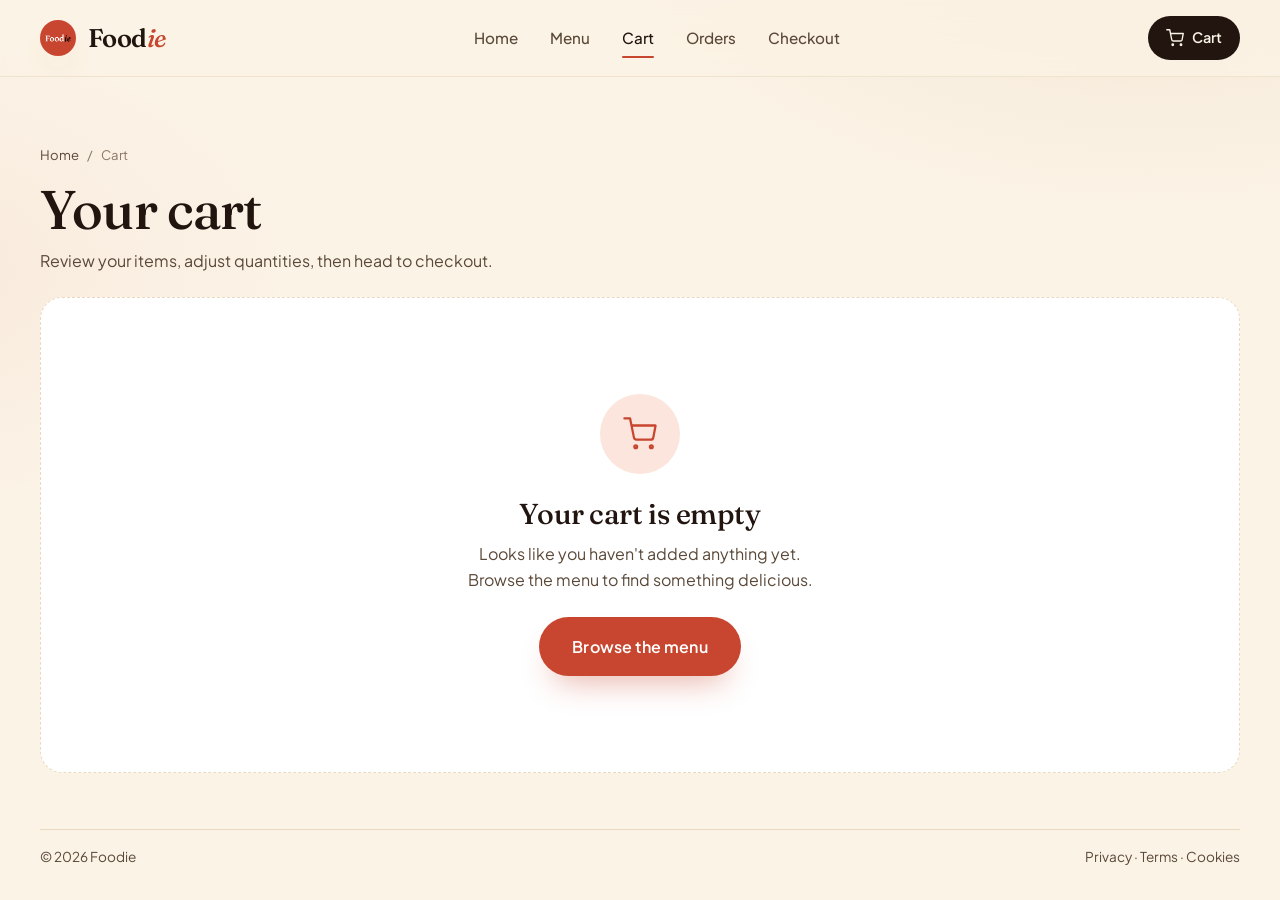
<file: cart.html>
<!doctype html>
<html lang="en">
  <head>
    <meta charset="UTF-8" />
    <meta name="viewport" content="width=device-width, initial-scale=1.0" />
    <link rel="icon" href="favicon.ico" />
    <title>Your cart — Foodie</title>
    <meta
      name="description"
      content="Review your Foodie order before checkout."
    />

    <link rel="preconnect" href="https://fonts.googleapis.com" />
    <link rel="preconnect" href="https://fonts.gstatic.com" crossorigin />
    <link
      href="https://fonts.googleapis.com/css2?family=Fraunces:ital,opsz,wght@0,9..144,400..600;1,9..144,400..500&family=Plus+Jakarta+Sans:wght@400;500;600;700&display=swap"
      rel="stylesheet"
    />

    <link rel="stylesheet" href="css/style.css" />
  </head>
  <body>
    <header class="navbar" data-navbar>
      <div class="container navbar__inner">
        <a href="index.html" class="brand" aria-label="Foodie home">
          <img src="images/logo.png" alt="" class="brand__mark" />
          <span class="brand__name">Food<em>ie</em></span>
        </a>

        <nav class="nav__links" aria-label="Main">
          <a href="index.html" class="nav__link">Home</a>
          <a href="index.html#menu" class="nav__link">Menu</a>
          <a href="cart.html" class="nav__link is-active">Cart</a>
          <a href="orders.html" class="nav__link">Orders</a>
          <a href="checkout.html" class="nav__link">Checkout</a>
        </nav>

        <div class="nav__actions">
          <a href="cart.html" class="cart-button" aria-label="Open cart">
            <svg
              width="18"
              height="18"
              viewBox="0 0 24 24"
              fill="none"
              stroke="currentColor"
              stroke-width="1.8"
              stroke-linecap="round"
              stroke-linejoin="round"
              aria-hidden="true"
            >
              <circle cx="9" cy="21" r="1" />
              <circle cx="20" cy="21" r="1" />
              <path
                d="M1 1h4l2.7 13.4a2 2 0 0 0 2 1.6h9.7a2 2 0 0 0 2-1.6L23 6H6"
              />
            </svg>
            <span>Cart</span>
            <span class="cart-button__count" data-cart-count>0</span>
          </a>
          <button
            class="nav__toggle"
            data-nav-toggle
            aria-label="Open menu"
            type="button"
          >
            <span></span>
          </button>
        </div>
      </div>
    </header>

    <main>
      <section class="page-header">
        <div class="container">
          <div class="crumbs">
            <a href="index.html">Home</a>
            <span aria-hidden="true">/</span>
            <span>Cart</span>
          </div>
          <h1>Your cart</h1>
          <p>Review your items, adjust quantities, then head to checkout.</p>
        </div>
      </section>

      <section>
        <div class="container">
          <div data-cart-root></div>
        </div>
      </section>
    </main>

    <footer class="page_footer">
      <div class="container">
        <div class="footer__bottom">
          <span>© 2026 Foodie</span>
          <span>Privacy · Terms · Cookies</span>
        </div>
      </div>
    </footer>

    <script src="js/products.js"></script>
    <script src="js/cart.js"></script>
    <script src="js/main.js"></script>
  </body>
</html>
</file>
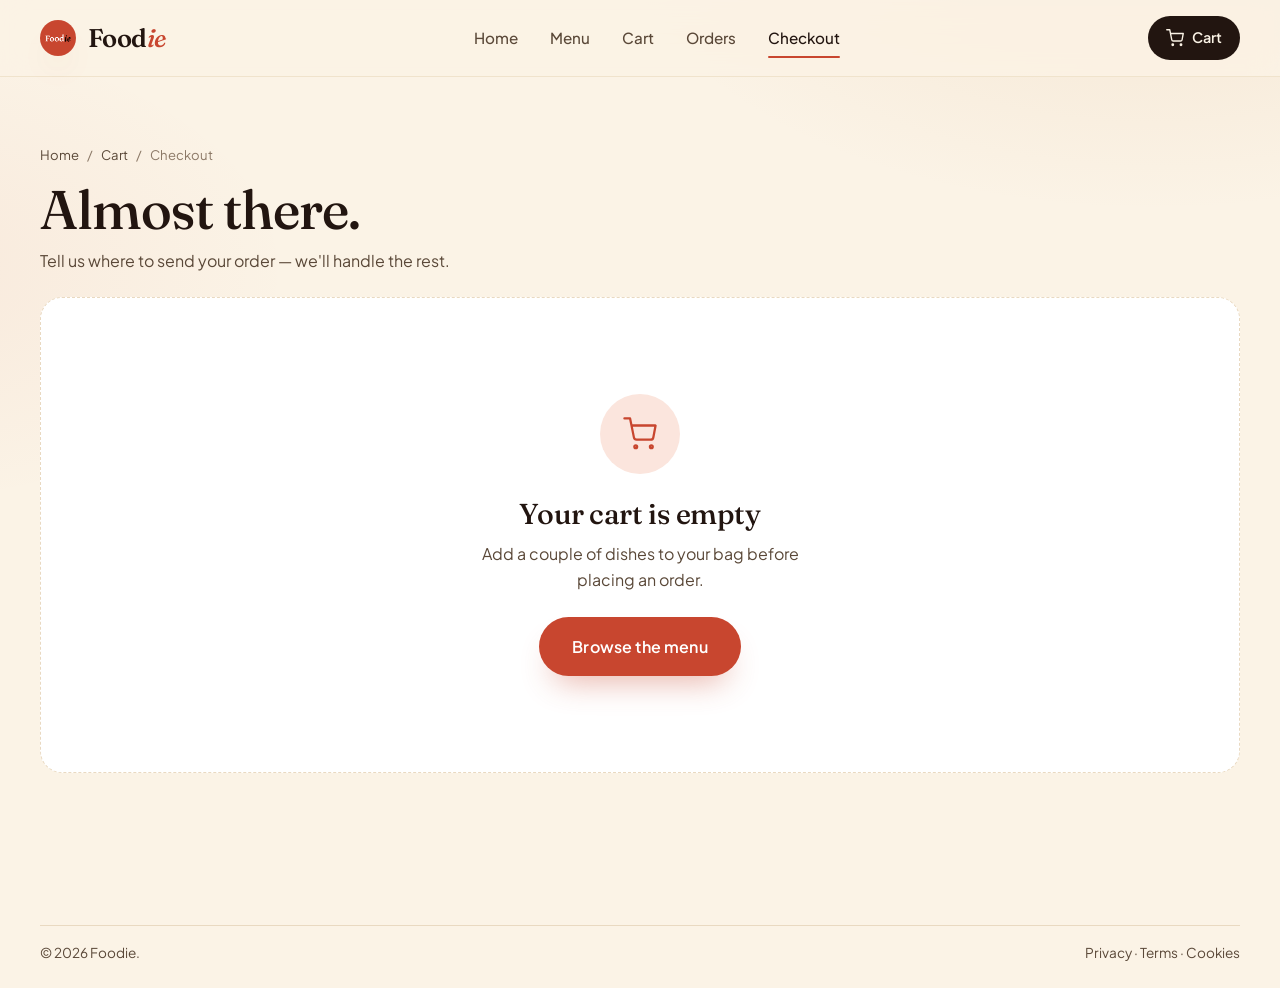
<file: checkout.html>
<!doctype html>
<html lang="en">
  <head>
    <meta charset="UTF-8" />
    <meta name="viewport" content="width=device-width, initial-scale=1.0" />
    <link rel="icon" href="favicon.ico" />
    <title>Checkout — Foodie</title>
    <meta name="description" content="Complete your Foodie order." />

    <link rel="preconnect" href="https://fonts.googleapis.com" />
    <link rel="preconnect" href="https://fonts.gstatic.com" crossorigin />
    <link
      href="https://fonts.googleapis.com/css2?family=Fraunces:ital,opsz,wght@0,9..144,400..600;1,9..144,400..500&family=Plus+Jakarta+Sans:wght@400;500;600;700&display=swap"
      rel="stylesheet"
    />

    <link rel="stylesheet" href="css/style.css" />
  </head>
  <body>
    <header class="navbar" data-navbar>
      <div class="container navbar__inner">
        <a href="index.html" class="brand" aria-label="Foodie home">
          <img src="images/logo.png" alt="" class="brand__mark" />
          <span class="brand__name">Food<em>ie</em></span>
        </a>

        <nav class="nav__links" aria-label="Main">
          <a href="index.html" class="nav__link">Home</a>
          <a href="index.html#menu" class="nav__link">Menu</a>
          <a href="cart.html" class="nav__link">Cart</a>
          <a href="orders.html" class="nav__link">Orders</a>
          <a href="checkout.html" class="nav__link is-active">Checkout</a>
        </nav>

        <div class="nav__actions">
          <a href="cart.html" class="cart-button" aria-label="Open cart">
            <svg
              width="18"
              height="18"
              viewBox="0 0 24 24"
              fill="none"
              stroke="currentColor"
              stroke-width="1.8"
              stroke-linecap="round"
              stroke-linejoin="round"
              aria-hidden="true"
            >
              <circle cx="9" cy="21" r="1" />
              <circle cx="20" cy="21" r="1" />
              <path
                d="M1 1h4l2.7 13.4a2 2 0 0 0 2 1.6h9.7a2 2 0 0 0 2-1.6L23 6H6"
              />
            </svg>
            <span>Cart</span>
            <span class="cart-button__count" data-cart-count>0</span>
          </a>
          <button
            class="nav__toggle"
            data-nav-toggle
            aria-label="Open menu"
            type="button"
          >
            <span></span>
          </button>
        </div>
      </div>
    </header>

    <main>
      <section class="page-header">
        <div class="container">
          <div class="crumbs">
            <a href="index.html">Home</a>
            <span aria-hidden="true">/</span>
            <a href="cart.html">Cart</a>
            <span aria-hidden="true">/</span>
            <span>Checkout</span>
          </div>
          <h1>Almost there.</h1>
          <p>Tell us where to send your order — we'll handle the rest.</p>
        </div>
      </section>

      <section>
        <div class="container">
          <!-- Empty state shown when cart is empty -->
          <div class="empty" data-checkout-empty style="display: none">
            <div class="empty__icon" aria-hidden="true">
              <svg
                width="34"
                height="34"
                viewBox="0 0 24 24"
                fill="none"
                stroke="currentColor"
                stroke-width="1.6"
                stroke-linecap="round"
                stroke-linejoin="round"
              >
                <circle cx="9" cy="21" r="1" />
                <circle cx="20" cy="21" r="1" />
                <path
                  d="M1 1h4l2.7 13.4a2 2 0 0 0 2 1.6h9.7a2 2 0 0 0 2-1.6L23 6H6"
                />
              </svg>
            </div>
            <h2>Your cart is empty</h2>
            <p>Add a couple of dishes to your bag before placing an order.</p>
            <a href="index.html#menu" class="btn btn--primary btn--lg"
              >Browse the menu</a
            >
          </div>

          <div class="checkout-grid">
            <div class="form-card">
              <h2>Delivery details</h2>
              <p class="lead">We'll only use this to deliver your order.</p>

              <form data-checkout-form novalidate>
                <div
                  class="form__alert"
                  data-form-alert
                  role="alert"
                  aria-live="polite"
                ></div>

                <div class="form__grid">
                  <div class="form__group form__group--full">
                    <label class="form__label" for="name">Full name</label>
                    <input
                      class="form__input"
                      type="text"
                      id="name"
                      name="name"
                      autocomplete="name"
                      placeholder="Your full name"
                      required
                    />
                    <span class="form__error"
                      >Please enter your full name.</span
                    >
                  </div>

                  <div class="form__group">
                    <label class="form__label" for="phone">Phone number</label>
                    <input
                      class="form__input"
                      type="tel"
                      id="phone"
                      name="phone"
                      autocomplete="tel"
                      inputmode="tel"
                      placeholder="+20 100 000 0000"
                      required
                    />
                    <span class="form__error"
                      >Please enter a valid phone number.</span
                    >
                  </div>

                  <div class="form__group">
                    <label class="form__label" for="city">City</label>
                    <input
                      class="form__input"
                      type="text"
                      id="city"
                      name="city"
                      autocomplete="address-level2"
                      placeholder="Cairo"
                      value="Cairo"
                    />
                  </div>

                  <div class="form__group form__group--full">
                    <label class="form__label" for="address"
                      >Delivery address</label
                    >
                    <input
                      class="form__input"
                      type="text"
                      id="address"
                      name="address"
                      autocomplete="street-address"
                      placeholder="Street, building, apartment"
                      required
                    />
                    <span class="form__error"
                      >Please enter your delivery address.</span
                    >
                  </div>

                  <div class="form__group form__group--full">
                    <label class="form__label" for="notes"
                      >Order notes
                      <span
                        style="
                          text-transform: none;
                          letter-spacing: 0;
                          color: var(--ink-mute);
                          font-weight: 500;
                        "
                        >(optional)</span
                      ></label
                    >
                    <textarea
                      class="form__textarea"
                      id="notes"
                      name="notes"
                      placeholder="Allergies, gate codes, doorbell instructions..."
                    ></textarea>
                  </div>
                </div>

                <h3
                  style="
                    margin-top: 32px;
                    font-family: var(--f-display);
                    font-size: 1.2rem;
                  "
                >
                  Payment method
                </h3>
                <div class="pay-options">
                  <label class="pay-option">
                    <input
                      type="radio"
                      name="payment"
                      value="Cash on Delivery"
                      checked
                    />
                    <div class="pay-option__head">
                      <span class="icon" aria-hidden="true">
                        <svg
                          width="20"
                          height="20"
                          viewBox="0 0 24 24"
                          fill="none"
                          stroke="currentColor"
                          stroke-width="1.7"
                          stroke-linecap="round"
                          stroke-linejoin="round"
                        >
                          <rect x="2" y="6" width="20" height="12" rx="2" />
                          <circle cx="12" cy="12" r="2" />
                          <path d="M6 12h.01M18 12h.01" />
                        </svg>
                      </span>
                      Cash on delivery
                    </div>
                    <div class="pay-option__desc">
                      Pay the rider when your order arrives.
                    </div>
                  </label>

                  <label class="pay-option">
                    <input type="radio" name="payment" value="Card" />
                    <div class="pay-option__head">
                      <span class="icon" aria-hidden="true">
                        <svg
                          width="20"
                          height="20"
                          viewBox="0 0 24 24"
                          fill="none"
                          stroke="currentColor"
                          stroke-width="1.7"
                          stroke-linecap="round"
                          stroke-linejoin="round"
                        >
                          <rect x="2" y="5" width="20" height="14" rx="2" />
                          <line x1="2" y1="10" x2="22" y2="10" />
                        </svg>
                      </span>
                      Card
                    </div>
                    <div class="pay-option__desc">
                      Visa, Mastercard or Meeza — secure checkout.
                    </div>
                  </label>
                </div>

                <div
                  style="
                    margin-top: 32px;
                    display: flex;
                    gap: 12px;
                    flex-wrap: wrap;
                  "
                >
                  <button
                    class="btn btn--primary btn--lg"
                    type="submit"
                    data-submit
                  >
                    Confirm order
                  </button>
                  <a class="btn btn--secondary btn--lg" href="cart.html"
                    >Back to cart</a
                  >
                </div>
              </form>
            </div>

            <aside
              class="summary"
              data-checkout-summary
              aria-label="Order summary"
            ></aside>
          </div>
        </div>
      </section>
    </main>

    <footer class="page_footer">
      <div class="container">
        <div class="footer__bottom">
          <span>© 2026 Foodie.</span>
          <span>Privacy · Terms · Cookies</span>
        </div>
      </div>
    </footer>

    <script src="js/products.js"></script>
    <script src="js/cart.js"></script>
    <script src="js/main.js"></script>
    <script src="js/checkout.js"></script>
  </body>
</html>
</file>
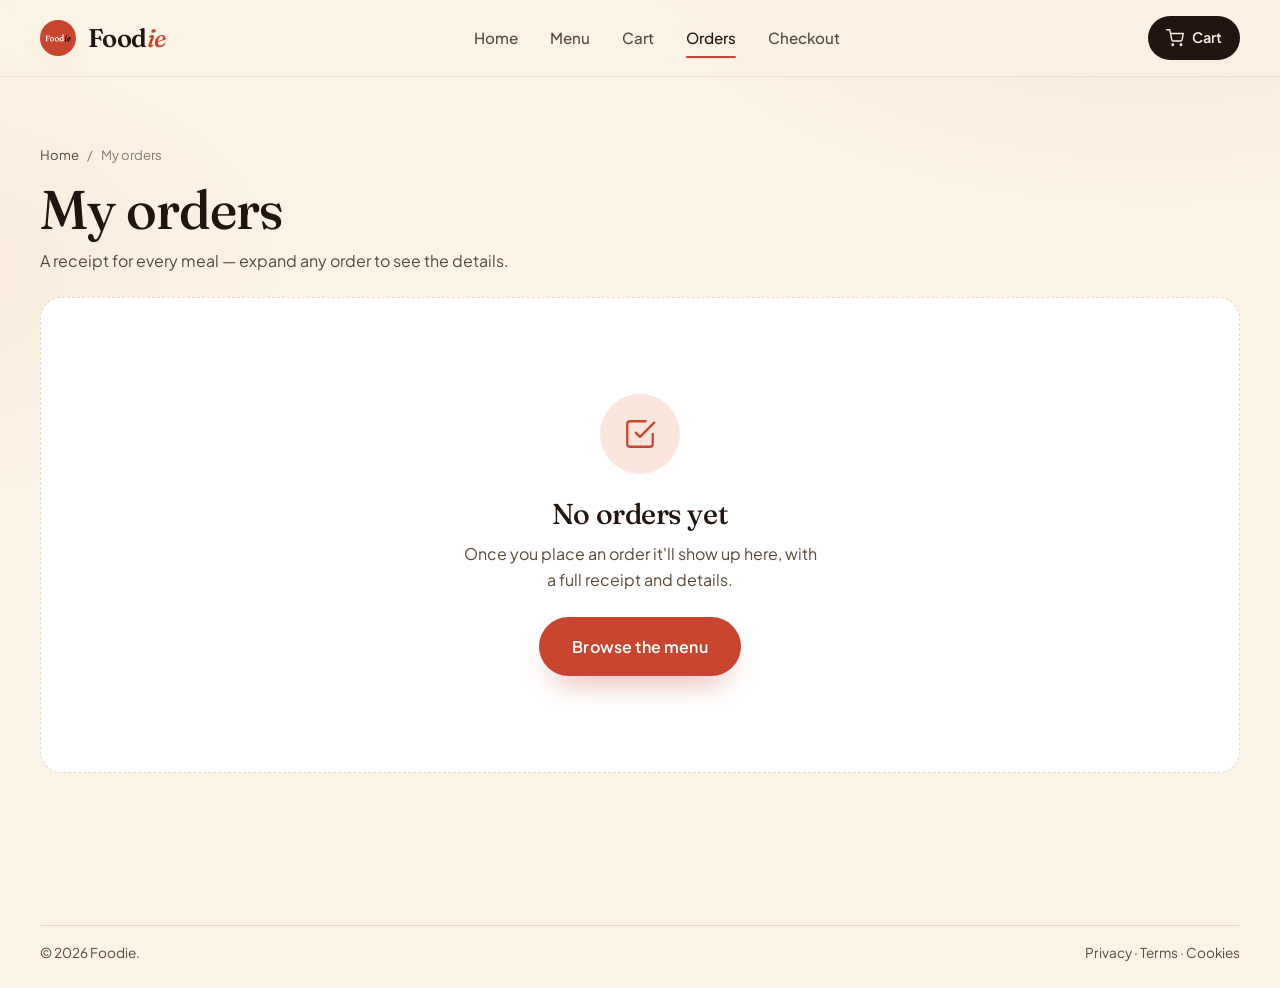
<file: orders.html>
<!doctype html>
<html lang="en">
  <head>
    <meta charset="UTF-8" />
    <meta name="viewport" content="width=device-width, initial-scale=1.0" />
    <link rel="icon" href="favicon.ico" />
    <title>My orders — Foodie</title>
    <meta name="description" content="View your previous Foodie orders." />

    <link rel="preconnect" href="https://fonts.googleapis.com" />
    <link rel="preconnect" href="https://fonts.gstatic.com" crossorigin />
    <link
      href="https://fonts.googleapis.com/css2?family=Fraunces:ital,opsz,wght@0,9..144,400..600;1,9..144,400..500&family=Plus+Jakarta+Sans:wght@400;500;600;700&display=swap"
      rel="stylesheet"
    />

    <link rel="stylesheet" href="css/style.css" />
  </head>
  <body>
    <header class="navbar" data-navbar>
      <div class="container navbar__inner">
        <a href="index.html" class="brand" aria-label="Foodie home">
          <img src="images/logo.png" alt="" class="brand__mark" />
          <span class="brand__name">Food<em>ie</em></span>
        </a>

        <nav class="nav__links" aria-label="Main">
          <a href="index.html" class="nav__link">Home</a>
          <a href="index.html#menu" class="nav__link">Menu</a>
          <a href="cart.html" class="nav__link">Cart</a>
          <a href="orders.html" class="nav__link is-active">Orders</a>
          <a href="checkout.html" class="nav__link">Checkout</a>
        </nav>

        <div class="nav__actions">
          <a href="cart.html" class="cart-button" aria-label="Open cart">
            <svg
              width="18"
              height="18"
              viewBox="0 0 24 24"
              fill="none"
              stroke="currentColor"
              stroke-width="1.8"
              stroke-linecap="round"
              stroke-linejoin="round"
              aria-hidden="true"
            >
              <circle cx="9" cy="21" r="1" />
              <circle cx="20" cy="21" r="1" />
              <path
                d="M1 1h4l2.7 13.4a2 2 0 0 0 2 1.6h9.7a2 2 0 0 0 2-1.6L23 6H6"
              />
            </svg>
            <span>Cart</span>
            <span class="cart-button__count" data-cart-count>0</span>
          </a>
          <button
            class="nav__toggle"
            data-nav-toggle
            aria-label="Open menu"
            type="button"
          >
            <span></span>
          </button>
        </div>
      </div>
    </header>

    <main>
      <section class="page-header">
        <div class="container">
          <div class="crumbs">
            <a href="index.html">Home</a>
            <span aria-hidden="true">/</span>
            <span>My orders</span>
          </div>
          <h1>My orders</h1>
          <p>A receipt for every meal — expand any order to see the details.</p>
        </div>
      </section>

      <section style="padding-bottom: 96px">
        <div class="container">
          <div data-orders-root></div>
        </div>
      </section>
    </main>

    <footer class="page_footer">
      <div class="container">
        <div class="footer__bottom">
          <span>© 2026 Foodie.</span>
          <span>Privacy · Terms · Cookies</span>
        </div>
      </div>
    </footer>

    <script src="js/products.js"></script>
    <script src="js/cart.js"></script>
    <script src="js/main.js"></script>
    <script src="js/orders.js"></script>
  </body>
</html>
</file>
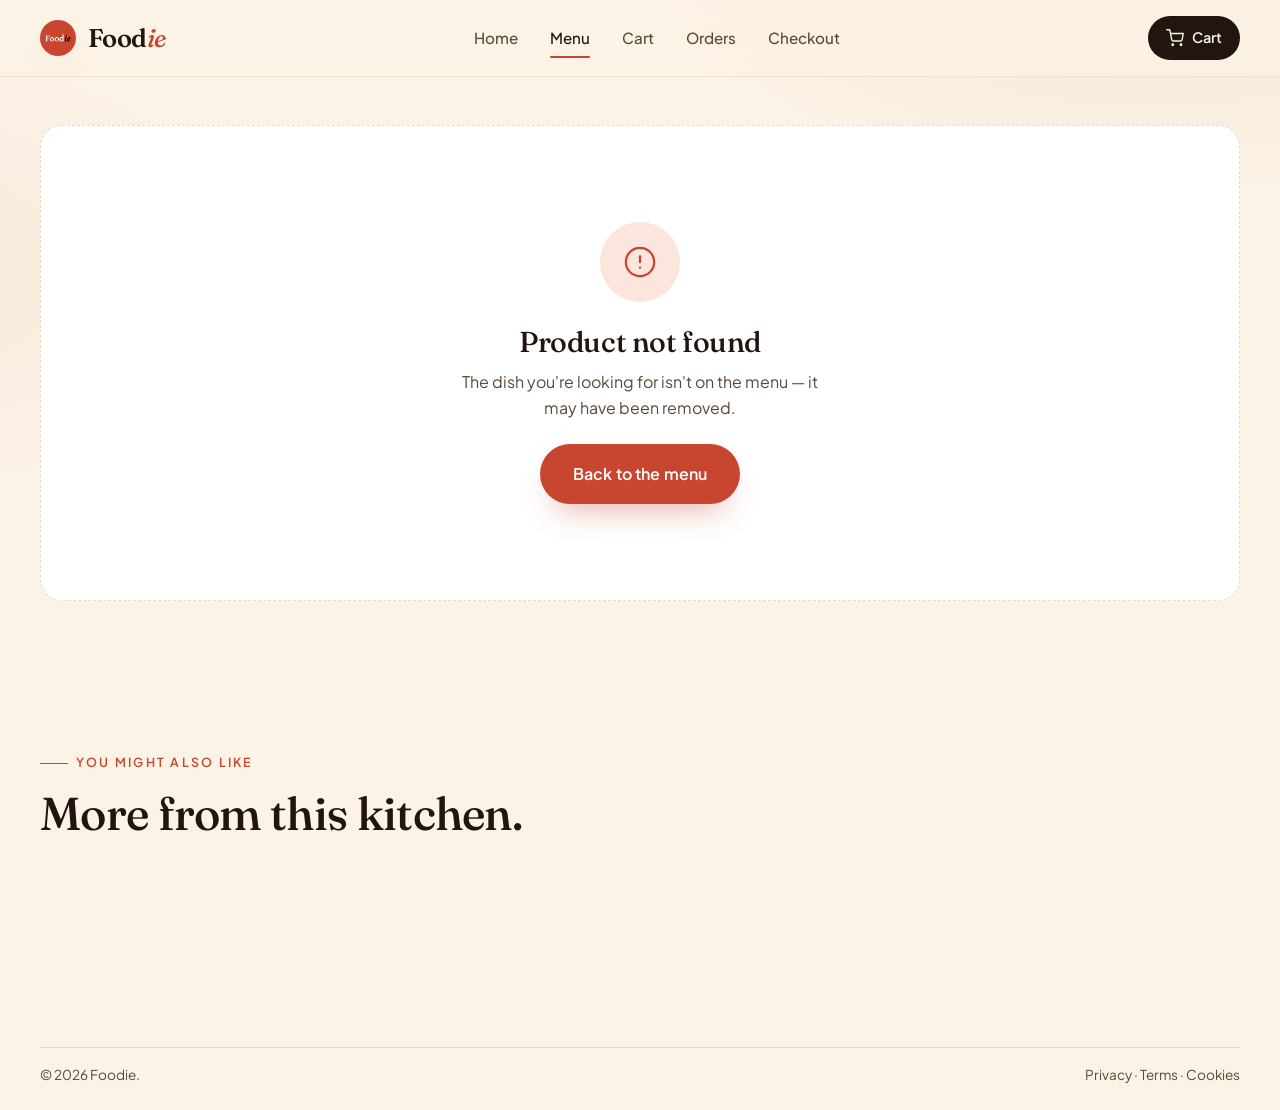
<file: product.html>
<!doctype html>
<html lang="en">
  <head>
    <meta charset="UTF-8" />
    <meta name="viewport" content="width=device-width, initial-scale=1.0" />
    <link rel="icon" href="favicon.ico" />
    <title>Product — Foodie</title>
    <meta name="description" content="Dish details on Foodie." />

    <link rel="preconnect" href="https://fonts.googleapis.com" />
    <link rel="preconnect" href="https://fonts.gstatic.com" crossorigin />
    <link
      href="https://fonts.googleapis.com/css2?family=Fraunces:ital,opsz,wght@0,9..144,400..600;1,9..144,400..500&family=Plus+Jakarta+Sans:wght@400;500;600;700&display=swap"
      rel="stylesheet"
    />

    <link rel="stylesheet" href="css/style.css" />
  </head>
  <body>
    <header class="navbar" data-navbar>
      <div class="container navbar__inner">
        <a href="index.html" class="brand" aria-label="Foodie home">
          <img src="images/logo.png" alt="" class="brand__mark" />
          <span class="brand__name">Food<em>ie</em></span>
        </a>

        <nav class="nav__links" aria-label="Main">
          <a href="index.html" class="nav__link">Home</a>
          <a href="index.html#menu" class="nav__link is-active">Menu</a>
          <a href="cart.html" class="nav__link">Cart</a>
          <a href="orders.html" class="nav__link">Orders</a>
          <a href="checkout.html" class="nav__link">Checkout</a>
        </nav>

        <div class="nav__actions">
          <a href="cart.html" class="cart-button" aria-label="Open cart">
            <svg
              width="18"
              height="18"
              viewBox="0 0 24 24"
              fill="none"
              stroke="currentColor"
              stroke-width="1.8"
              stroke-linecap="round"
              stroke-linejoin="round"
              aria-hidden="true"
            >
              <circle cx="9" cy="21" r="1" />
              <circle cx="20" cy="21" r="1" />
              <path
                d="M1 1h4l2.7 13.4a2 2 0 0 0 2 1.6h9.7a2 2 0 0 0 2-1.6L23 6H6"
              />
            </svg>
            <span>Cart</span>
            <span class="cart-button__count" data-cart-count>0</span>
          </a>
          <button
            class="nav__toggle"
            data-nav-toggle
            aria-label="Open menu"
            type="button"
          >
            <span></span>
          </button>
        </div>
      </div>
    </header>

    <main>
      <section class="section section--top">
        <div class="container" data-product-root></div>
      </section>

      <section class="section related" data-related>
        <div class="container">
          <div class="section-head">
            <div class="section-head__intro">
              <span class="eyebrow">You might also like</span>
              <h2>More from this kitchen.</h2>
            </div>
          </div>
          <div class="related__grid" data-related-grid></div>
        </div>
      </section>
    </main>

    <footer class="page_footer">
      <div class="container">
        <div class="footer__bottom">
          <span>© 2026 Foodie.</span>
          <span>Privacy · Terms · Cookies</span>
        </div>
      </div>
    </footer>

    <script src="js/products.js"></script>
    <script src="js/cart.js"></script>
    <script src="js/main.js"></script>
    <script src="js/product.js"></script>
  </body>
</html>
</file>
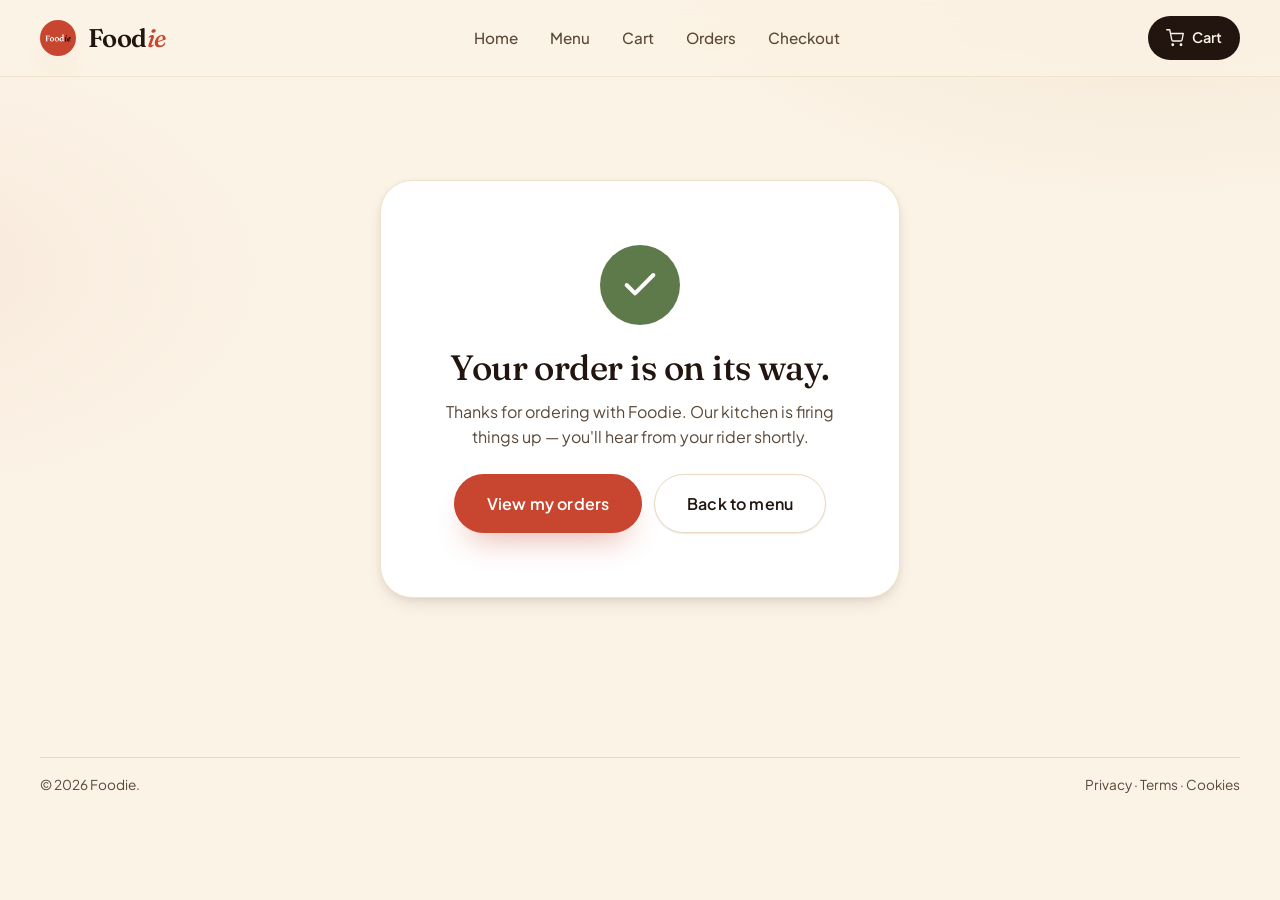
<file: success.html>
<!doctype html>
<html lang="en">
  <head>
    <meta charset="UTF-8" />
    <meta name="viewport" content="width=device-width, initial-scale=1.0" />
    <link rel="icon" href="favicon.ico" />
    <title>Order confirmed — Foodie</title>
    <meta name="description" content="Your Foodie order is confirmed." />

    <link rel="preconnect" href="https://fonts.googleapis.com" />
    <link rel="preconnect" href="https://fonts.gstatic.com" crossorigin />
    <link
      href="https://fonts.googleapis.com/css2?family=Fraunces:ital,opsz,wght@0,9..144,400..600;1,9..144,400..500&family=Plus+Jakarta+Sans:wght@400;500;600;700&display=swap"
      rel="stylesheet"
    />

    <link rel="stylesheet" href="css/style.css" />
  </head>
  <body>
    <header class="navbar" data-navbar>
      <div class="container navbar__inner">
        <a href="index.html" class="brand" aria-label="Foodie home">
          <img src="images/logo.png" alt="" class="brand__mark" />
          <span class="brand__name">Food<em>ie</em></span>
        </a>

        <nav class="nav__links" aria-label="Main">
          <a href="index.html" class="nav__link">Home</a>
          <a href="index.html#menu" class="nav__link">Menu</a>
          <a href="cart.html" class="nav__link">Cart</a>
          <a href="orders.html" class="nav__link">Orders</a>
          <a href="checkout.html" class="nav__link">Checkout</a>
        </nav>

        <div class="nav__actions">
          <a href="cart.html" class="cart-button" aria-label="Open cart">
            <svg
              width="18"
              height="18"
              viewBox="0 0 24 24"
              fill="none"
              stroke="currentColor"
              stroke-width="1.8"
              stroke-linecap="round"
              stroke-linejoin="round"
              aria-hidden="true"
            >
              <circle cx="9" cy="21" r="1" />
              <circle cx="20" cy="21" r="1" />
              <path
                d="M1 1h4l2.7 13.4a2 2 0 0 0 2 1.6h9.7a2 2 0 0 0 2-1.6L23 6H6"
              />
            </svg>
            <span>Cart</span>
            <span class="cart-button__count" data-cart-count>0</span>
          </a>
          <button
            class="nav__toggle"
            data-nav-toggle
            aria-label="Open menu"
            type="button"
          >
            <span></span>
          </button>
        </div>
      </div>
    </header>

    <main>
      <section class="success">
        <div class="success__card" data-success-card>
          <div class="success__icon" aria-hidden="true">
            <svg
              width="40"
              height="40"
              viewBox="0 0 24 24"
              fill="none"
              stroke="currentColor"
              stroke-width="2.4"
              stroke-linecap="round"
              stroke-linejoin="round"
            >
              <polyline points="20 6 9 17 4 12" />
            </svg>
          </div>
          <h1>Your order is on its way.</h1>
          <p data-success-message>
            Thanks for ordering with Foodie. Our kitchen is firing things up —
            you'll hear from your rider shortly.
          </p>

          <div class="success__order" data-success-order></div>

          <div class="success__cta">
            <a class="btn btn--primary btn--lg" href="orders.html"
              >View my orders</a
            >
            <a class="btn btn--secondary btn--lg" href="index.html#menu"
              >Back to menu</a
            >
          </div>
        </div>
      </section>
    </main>

    <footer class="page_footer">
      <div class="container">
        <div class="footer__bottom">
          <span>© 2026 Foodie.</span>
          <span>Privacy · Terms · Cookies</span>
        </div>
      </div>
    </footer>

    <script src="js/products.js"></script>
    <script src="js/cart.js"></script>
    <script src="js/main.js"></script>
    <script>
      /* Inline because it's a tiny page-specific snippet:
       read the most recent order from localStorage and
       paint a small recap on the success card. */
      (function renderSuccess() {
        const orderEl = document.querySelector("[data-success-order]");
        const msgEl = document.querySelector("[data-success-message]");
        try {
          const raw = localStorage.getItem(ORDER_KEY);
          if (!raw) {
            if (orderEl) orderEl.style.display = "none";
            return;
          }
          const order = JSON.parse(raw);

          if (msgEl && order.customer && order.customer.name) {
            msgEl.textContent =
              `Thanks ${order.customer.name.split(" ")[0]}, your order is confirmed. ` +
              `Estimated delivery: about 30 minutes.`;
          }

          const itemCount = order.items.reduce((s, i) => s + i.qty, 0);
          const deliveryLabel = order.freeDelivery
            ? `<strong class="free-pill">Free delivery</strong>`
            : `<strong>${formatPrice(order.delivery || 0)}</strong>`;

          orderEl.innerHTML = `
          <div class="success__order-row"><span>Order ID</span><strong>${order.id}</strong></div>
          <div class="success__order-row"><span>Customer</span><strong>${order.customer.name}</strong></div>
          <div class="success__order-row"><span>Items</span><strong>${itemCount}</strong></div>
          <div class="success__order-row"><span>Payment</span><strong>${order.payment}</strong></div>
          <div class="success__order-row"><span>Subtotal</span><strong>${formatPrice(order.subtotal || 0)}</strong></div>
          <div class="success__order-row"><span>Delivery</span>${deliveryLabel}</div>
          <div class="success__order-row"><span>Delivery to</span><strong>${order.customer.address}</strong></div>
          <div class="success__order-row success__order-row--total"><span>Total paid</span><strong>${formatPrice(order.total)}</strong></div>
        `;
        } catch (err) {
          console.warn("Could not load last order", err);
          if (orderEl) orderEl.style.display = "none";
        }
      })();
    </script>
  </body>
</html>
</file>
<file: css/style.css>
/* =========================================================
   Foodie - Frontend Food Ordering System
   Warm editorial aesthetic: cream + terracotta + sage
   ========================================================= */

:root {
  /* Color tokens */
  --cream: #fbf3e6;
  --cream-soft: #f5e9d3;
  --cream-card: #fffaf0;
  --paper: #ffffff;

  --ink: #221510;
  --ink-soft: #5a4838;
  --ink-mute: #8b7866;

  --terracotta: #c8462f;
  --terracotta-deep: #a3361f;
  --terracotta-soft: #e9614a;
  --terracotta-tint: #fbe5dd;

  --sage: #5e7a4a;
  --sage-deep: #3f5a2f;
  --gold: #d4a574;
  --gold-soft: #e9cba0;

  --line: #e9d9c1;
  --line-soft: #f0e3cc;

  --danger: #c2412e;

  /* Spacing scale */
  --sp-1: 4px;
  --sp-2: 8px;
  --sp-3: 12px;
  --sp-4: 16px;
  --sp-5: 24px;
  --sp-6: 32px;
  --sp-7: 48px;
  --sp-8: 64px;
  --sp-9: 96px;

  /* Radii */
  --r-sm: 8px;
  --r-md: 14px;
  --r-lg: 22px;
  --r-xl: 32px;
  --r-pill: 999px;

  /* Shadows */
  --sh-sm: 0 1px 2px rgba(45, 25, 10, 0.06), 0 1px 1px rgba(45, 25, 10, 0.04);
  --sh-md: 0 8px 20px -8px rgba(60, 30, 15, 0.18), 0 2px 6px rgba(60, 30, 15, 0.06);
  --sh-lg: 0 24px 40px -16px rgba(60, 30, 15, 0.22), 0 6px 14px -4px rgba(60, 30, 15, 0.08);
  --sh-glow: 0 18px 32px -14px rgba(200, 70, 47, 0.45);

  /* Layout */
  --container: 1200px;
  --nav-h: 76px;

  /* Type */
  --f-display: "Fraunces", "Cormorant Garamond", "Georgia", serif;
  --f-body: "Plus Jakarta Sans", "Inter", system-ui, -apple-system, sans-serif;
}

/* ---------------------------------------------------------
   Base reset
   --------------------------------------------------------- */
*, *::before, *::after {
  box-sizing: border-box;
}

html, body {
  margin: 0;
  padding: 0;
}

html {
  scroll-behavior: smooth;
  -webkit-text-size-adjust: 100%;
}

body {
  font-family: var(--f-body);
  font-size: 16px;
  line-height: 1.6;
  color: var(--ink);
  background:
    radial-gradient(900px 500px at 90% -10%, rgba(212, 165, 116, 0.18), transparent 60%),
    radial-gradient(700px 400px at -10% 30%, rgba(200, 70, 47, 0.06), transparent 60%),
    var(--cream);
  background-attachment: fixed;
  min-height: 100vh;
  overflow-x: hidden;
  -webkit-font-smoothing: antialiased;
  -moz-osx-font-smoothing: grayscale;
}

img {
  max-width: 100%;
  display: block;
}

button {
  font-family: inherit;
  cursor: pointer;
  border: none;
  background: none;
}

a {
  color: inherit;
  text-decoration: none;
}

ul {
  list-style: none;
  margin: 0;
  padding: 0;
}

input, textarea, select {
  font-family: inherit;
  font-size: inherit;
  color: inherit;
}

/* ---------------------------------------------------------
   Typography
   --------------------------------------------------------- */
h1, h2, h3, h4 {
  font-family: var(--f-display);
  font-weight: 500;
  line-height: 1.08;
  letter-spacing: -0.015em;
  color: var(--ink);
  margin: 0 0 var(--sp-4);
}

h1 { font-size: clamp(2.4rem, 5.6vw, 4.6rem); }
h2 { font-size: clamp(1.9rem, 3.6vw, 2.9rem); }
h3 { font-size: clamp(1.2rem, 2vw, 1.5rem); }

p { margin: 0 0 var(--sp-4); }

.eyebrow {
  display: inline-flex;
  align-items: center;
  gap: var(--sp-2);
  font-family: var(--f-body);
  font-size: 0.78rem;
  font-weight: 600;
  letter-spacing: 0.18em;
  text-transform: uppercase;
  color: var(--terracotta);
  margin-bottom: var(--sp-4);
}

.eyebrow::before {
  content: "";
  width: 28px;
  height: 1px;
  background: currentColor;
}

.muted { color: var(--ink-soft); }

/* ---------------------------------------------------------
   Layout
   --------------------------------------------------------- */
.container {
  width: min(100% - 40px, var(--container));
  margin-inline: auto;
}

.section {
  padding: var(--sp-9) 0;
}

.section-head {
  display: flex;
  align-items: flex-end;
  justify-content: space-between;
  gap: var(--sp-5);
  margin-bottom: var(--sp-7);
  flex-wrap: wrap;
}

.section-head h2 {
  margin-bottom: var(--sp-2);
}

.section-head p {
  max-width: 460px;
  color: var(--ink-soft);
  margin: 0;
}

.section-head__intro {
  max-width: 600px;
}

/* ---------------------------------------------------------
   Buttons
   --------------------------------------------------------- */
.btn {
  display: inline-flex;
  align-items: center;
  justify-content: center;
  gap: var(--sp-2);
  padding: 14px 26px;
  border-radius: var(--r-pill);
  font-weight: 600;
  font-size: 0.95rem;
  letter-spacing: 0.01em;
  transition: transform 0.2s ease, box-shadow 0.25s ease,
              background-color 0.25s ease, color 0.25s ease,
              border-color 0.25s ease;
  white-space: nowrap;
  border: 1px solid transparent;
}

.btn:active {
  transform: translateY(1px);
}

.btn--primary {
  background: var(--terracotta);
  color: #fff;
  box-shadow: var(--sh-glow);
}

.btn--primary:hover {
  background: var(--terracotta-deep);
  transform: translateY(-2px);
  box-shadow: 0 22px 36px -14px rgba(200, 70, 47, 0.55);
}

.btn--ghost {
  background: transparent;
  color: var(--ink);
  border-color: var(--ink);
}

.btn--ghost:hover {
  background: var(--ink);
  color: var(--cream);
}

.btn--secondary {
  background: var(--paper);
  color: var(--ink);
  border-color: var(--line);
  box-shadow: var(--sh-sm);
}

.btn--secondary:hover {
  border-color: var(--ink);
  transform: translateY(-1px);
}

.btn--block {
  width: 100%;
}

.btn--lg {
  padding: 16px 32px;
  font-size: 1rem;
}

.btn--sm {
  padding: 10px 18px;
  font-size: 0.85rem;
}

.btn--icon {
  width: 44px;
  height: 44px;
  padding: 0;
  border-radius: 50%;
}

/* Pill chips (categories) */
.chip {
  display: inline-flex;
  align-items: center;
  gap: var(--sp-2);
  padding: 10px 18px;
  border-radius: var(--r-pill);
  background: var(--paper);
  border: 1px solid var(--line);
  color: var(--ink-soft);
  font-weight: 600;
  font-size: 0.9rem;
  cursor: pointer;
  transition: all 0.2s ease;
}

.chip:hover {
  border-color: var(--terracotta);
  color: var(--terracotta);
  transform: translateY(-1px);
}

.chip.is-active {
  background: var(--ink);
  color: var(--cream);
  border-color: var(--ink);
}

/* ---------------------------------------------------------
   Navbar
   --------------------------------------------------------- */
.navbar {
  position: sticky;
  top: 0;
  z-index: 50;
  background: rgba(251, 243, 230, 0.85);
  backdrop-filter: saturate(140%) blur(14px);
  -webkit-backdrop-filter: saturate(140%) blur(14px);
  border-bottom: 1px solid var(--line-soft);
}

.navbar__inner {
  display: flex;
  align-items: center;
  justify-content: space-between;
  height: var(--nav-h);
  gap: var(--sp-5);
}

.brand {
  display: inline-flex;
  align-items: center;
  gap: var(--sp-3);
  font-family: var(--f-display);
  font-size: 1.6rem;
  font-weight: 600;
  letter-spacing: -0.02em;
  color: var(--ink);
}

.brand__mark {
  width: 36px;
  height: 36px;
  border-radius: 50%;
  object-fit: cover;
  display: block;
  box-shadow: var(--sh-glow);
}

.brand__name em {
  font-style: italic;
  color: var(--terracotta);
  font-weight: 500;
}

.nav__links {
  display: flex;
  align-items: center;
  gap: var(--sp-6);
}

.nav__link {
  font-weight: 500;
  font-size: 0.95rem;
  color: var(--ink-soft);
  position: relative;
  padding: 6px 0;
  transition: color 0.2s ease;
}

.nav__link:hover,
.nav__link.is-active {
  color: var(--ink);
}

.nav__link.is-active::after {
  content: "";
  position: absolute;
  left: 0;
  right: 0;
  bottom: -2px;
  height: 2px;
  background: var(--terracotta);
  border-radius: 2px;
}

.nav__actions {
  display: flex;
  align-items: center;
  gap: var(--sp-3);
}

.cart-button {
  display: inline-flex;
  align-items: center;
  gap: var(--sp-2);
  padding: 10px 18px;
  border-radius: var(--r-pill);
  background: var(--ink);
  color: var(--cream);
  font-weight: 600;
  font-size: 0.9rem;
  position: relative;
  transition: transform 0.2s ease, background 0.2s ease;
}

.cart-button:hover {
  background: var(--terracotta);
  transform: translateY(-1px);
}

.cart-button__count {
  background: var(--terracotta);
  color: #fff;
  font-size: 0.72rem;
  font-weight: 700;
  min-width: 22px;
  height: 22px;
  padding: 0 6px;
  border-radius: var(--r-pill);
  display: inline-grid;
  place-items: center;
  line-height: 1;
}

.cart-button:hover .cart-button__count {
  background: var(--cream);
  color: var(--terracotta);
}

.nav__toggle {
  display: none;
  width: 44px;
  height: 44px;
  border-radius: var(--r-md);
  background: var(--paper);
  border: 1px solid var(--line);
  align-items: center;
  justify-content: center;
}

.nav__toggle span {
  display: block;
  width: 18px;
  height: 2px;
  background: var(--ink);
  position: relative;
  border-radius: 2px;
}

.nav__toggle span::before,
.nav__toggle span::after {
  content: "";
  position: absolute;
  left: 0;
  width: 18px;
  height: 2px;
  background: var(--ink);
  border-radius: 2px;
}

.nav__toggle span::before { top: -6px; }
.nav__toggle span::after  { top: 6px; }

/* ---------------------------------------------------------
   Hero
   --------------------------------------------------------- */
.hero {
  padding: var(--sp-9) 0 var(--sp-8);
  position: relative;
  overflow: hidden;
}

.hero__grid {
  display: grid;
  grid-template-columns: 1.05fr 1fr;
  gap: var(--sp-8);
  align-items: center;
}

.hero__title {
  font-size: clamp(2.6rem, 6.6vw, 5.4rem);
  margin-bottom: var(--sp-5);
}

.hero__title em {
  font-style: italic;
  color: var(--terracotta);
  font-weight: 400;
}

.hero__lead {
  font-size: 1.1rem;
  color: var(--ink-soft);
  max-width: 480px;
  margin-bottom: var(--sp-6);
}

.hero__cta {
  display: flex;
  flex-wrap: wrap;
  gap: var(--sp-3);
  margin-bottom: var(--sp-7);
}

.hero__meta {
  display: flex;
  flex-wrap: wrap;
  gap: var(--sp-6);
  padding-top: var(--sp-5);
  border-top: 1px solid var(--line);
}

.hero__stat strong {
  display: block;
  font-family: var(--f-display);
  font-size: 1.8rem;
  color: var(--ink);
  line-height: 1;
}

.hero__stat span {
  font-size: 0.82rem;
  color: var(--ink-soft);
  letter-spacing: 0.04em;
}

.hero__visual {
  position: relative;
  aspect-ratio: 1 / 1;
  display: grid;
  place-items: center;
}

.hero__plate {
  width: 92%;
  aspect-ratio: 1;
  border-radius: 50%;
  overflow: hidden;
  background: var(--cream-soft);
  box-shadow: var(--sh-lg);
  position: relative;
  z-index: 2;
  border: 12px solid #fff;
}

.hero__plate img {
  width: 100%;
  height: 100%;
  object-fit: cover;
}

.hero__badge {
  position: absolute;
  background: var(--paper);
  border-radius: var(--r-lg);
  padding: var(--sp-3) var(--sp-4);
  box-shadow: var(--sh-md);
  z-index: 3;
  display: flex;
  align-items: center;
  gap: var(--sp-3);
  border: 1px solid var(--line-soft);
}

.hero__badge--rating {
  top: 12%;
  left: -4%;
  animation: float 6s ease-in-out infinite;
}

.hero__badge--time {
  bottom: 14%;
  right: -2%;
  animation: float 7s ease-in-out infinite reverse;
}

.hero__badge strong {
  display: block;
  font-family: var(--f-display);
  font-size: 1.25rem;
  line-height: 1;
}

.hero__badge span {
  font-size: 0.72rem;
  color: var(--ink-soft);
  letter-spacing: 0.05em;
  text-transform: uppercase;
}

.hero__badge .icon {
  width: 36px;
  height: 36px;
  border-radius: 50%;
  display: grid;
  place-items: center;
  background: var(--terracotta-tint);
  color: var(--terracotta);
}

.hero__deco {
  position: absolute;
  inset: 0;
  z-index: 1;
}

.hero__deco::before,
.hero__deco::after {
  content: "";
  position: absolute;
  border-radius: 50%;
}

.hero__deco::before {
  width: 60%;
  height: 60%;
  top: 10%;
  left: 10%;
  background: radial-gradient(circle at 30% 30%, rgba(212, 165, 116, 0.4), transparent 70%);
}

.hero__deco::after {
  width: 40%;
  height: 40%;
  bottom: 5%;
  right: 5%;
  background: radial-gradient(circle, rgba(200, 70, 47, 0.18), transparent 70%);
}

@keyframes float {
  0%, 100% { transform: translateY(0); }
  50% { transform: translateY(-12px); }
}

/* ---------------------------------------------------------
   Categories + Search toolbar
   --------------------------------------------------------- */
.menu {
  position: relative;
  scroll-margin-top: calc(var(--nav-h) + 16px);
}

.toolbar {
  display: grid;
  grid-template-columns: 1fr auto;
  gap: var(--sp-5);
  align-items: center;
  margin-bottom: var(--sp-6);
}

.search {
  position: relative;
  max-width: 360px;
  width: 100%;
  justify-self: end;
}

.search__icon {
  position: absolute;
  left: 18px;
  top: 50%;
  transform: translateY(-50%);
  color: var(--ink-mute);
  pointer-events: none;
}

.search__input {
  width: 100%;
  padding: 14px 18px 14px 46px;
  border-radius: var(--r-pill);
  background: var(--paper);
  border: 1px solid var(--line);
  outline: none;
  transition: border-color 0.2s ease, box-shadow 0.2s ease;
  font-size: 0.95rem;
}

.search__input::placeholder {
  color: var(--ink-mute);
}

.search__input:focus {
  border-color: var(--terracotta);
  box-shadow: 0 0 0 4px rgba(200, 70, 47, 0.12);
}

.categories {
  display: flex;
  flex-wrap: wrap;
  gap: var(--sp-2);
}

/* ---------------------------------------------------------
   Menu grid + Product card
   --------------------------------------------------------- */
.menu__grid {
  display: grid;
  grid-template-columns: repeat(auto-fill, minmax(280px, 1fr));
  gap: var(--sp-5);
}

.menu__empty {
  padding: var(--sp-8) var(--sp-5);
  text-align: center;
  color: var(--ink-soft);
  background: var(--paper);
  border: 1px dashed var(--line);
  border-radius: var(--r-lg);
  grid-column: 1 / -1;
}

.menu__empty h3 {
  margin-bottom: var(--sp-2);
}

.product {
  background: var(--paper);
  border-radius: var(--r-lg);
  overflow: hidden;
  display: flex;
  flex-direction: column;
  border: 1px solid var(--line-soft);
  transition: transform 0.3s ease, box-shadow 0.3s ease;
  position: relative;
}

.product:hover {
  transform: translateY(-4px);
  box-shadow: var(--sh-lg);
}

.product__media {
  position: relative;
  aspect-ratio: 4 / 3;
  overflow: hidden;
  background: var(--cream-soft);
}

.product__media img {
  width: 100%;
  height: 100%;
  object-fit: cover;
  transition: transform 0.6s ease;
}

.product:hover .product__media img {
  transform: scale(1.06);
}

.product__badge {
  position: absolute;
  top: 14px;
  left: 14px;
  background: var(--ink);
  color: var(--cream);
  font-size: 0.7rem;
  font-weight: 700;
  letter-spacing: 0.08em;
  text-transform: uppercase;
  padding: 6px 12px;
  border-radius: var(--r-pill);
}

.product__rating {
  position: absolute;
  top: 14px;
  right: 14px;
  background: rgba(255, 255, 255, 0.94);
  backdrop-filter: blur(6px);
  padding: 6px 12px;
  border-radius: var(--r-pill);
  display: inline-flex;
  align-items: center;
  gap: 4px;
  font-weight: 600;
  font-size: 0.8rem;
  color: var(--ink);
}

.product__rating svg {
  color: var(--gold);
  fill: var(--gold);
}

.product__body {
  padding: var(--sp-5) var(--sp-5) var(--sp-4);
  display: flex;
  flex-direction: column;
  gap: var(--sp-2);
  flex: 1;
}

.product__category {
  font-size: 0.72rem;
  letter-spacing: 0.16em;
  text-transform: uppercase;
  color: var(--terracotta);
  font-weight: 700;
}

.product__name {
  font-family: var(--f-display);
  font-size: 1.32rem;
  font-weight: 500;
  letter-spacing: -0.01em;
  line-height: 1.2;
  margin: 0;
}

.product__desc {
  font-size: 0.88rem;
  color: var(--ink-soft);
  line-height: 1.5;
  margin: 0;
  flex: 1;
}

.product__footer {
  margin-top: var(--sp-4);
  padding-top: var(--sp-4);
  border-top: 1px dashed var(--line);
  display: flex;
  align-items: center;
  justify-content: space-between;
  gap: var(--sp-3);
}

.product__price {
  font-family: var(--f-display);
  font-size: 1.4rem;
  font-weight: 600;
  color: var(--ink);
  line-height: 1;
}

.product__price small {
  font-family: var(--f-body);
  font-size: 0.7rem;
  font-weight: 600;
  color: var(--ink-soft);
  letter-spacing: 0.08em;
  margin-left: 2px;
}

.product__add {
  display: inline-flex;
  align-items: center;
  gap: var(--sp-2);
  padding: 10px 18px;
  background: var(--terracotta);
  color: #fff;
  border-radius: var(--r-pill);
  font-weight: 600;
  font-size: 0.85rem;
  transition: background 0.25s ease, transform 0.2s ease;
}

.product__add:hover {
  background: var(--terracotta-deep);
  transform: translateY(-1px);
}

.product__add.is-added {
  background: var(--sage);
}

/* ---------------------------------------------------------
   Offers
   --------------------------------------------------------- */
.offers__grid {
  display: grid;
  grid-template-columns: 1.6fr 1fr 1fr;
  gap: var(--sp-5);
}

.offer {
  border-radius: var(--r-xl);
  padding: var(--sp-7) var(--sp-6);
  position: relative;
  overflow: hidden;
  min-height: 260px;
  display: flex;
  flex-direction: column;
  justify-content: space-between;
}

.offer h3 {
  font-size: clamp(1.4rem, 2vw, 1.9rem);
  line-height: 1.1;
  margin-bottom: var(--sp-3);
}

.offer p {
  margin: 0;
  max-width: 360px;
}

.offer--lead {
  background: linear-gradient(135deg, var(--terracotta) 0%, var(--terracotta-deep) 100%);
  color: #fff;
}

.offer--lead::before {
  content: "";
  position: absolute;
  top: -50%;
  right: -20%;
  width: 70%;
  height: 200%;
  background: radial-gradient(circle, rgba(255, 255, 255, 0.18), transparent 60%);
  pointer-events: none;
}

.offer--lead p { color: rgba(255, 255, 255, 0.85); }

.offer--lead .offer__tag {
  color: var(--gold-soft);
}

.offer--green {
  background: linear-gradient(160deg, var(--sage), var(--sage-deep));
  color: #fff;
}
.offer--green p { color: rgba(255, 255, 255, 0.85); }
.offer--green .offer__tag { color: var(--gold-soft); }

.offer--cream {
  background: var(--cream-soft);
  color: var(--ink);
  border: 1px solid var(--line);
}
.offer--cream p { color: var(--ink-soft); }
.offer--cream .offer__tag { color: var(--terracotta); }

.offer__tag {
  font-size: 0.75rem;
  letter-spacing: 0.16em;
  text-transform: uppercase;
  font-weight: 700;
  margin-bottom: var(--sp-3);
  display: inline-block;
}

.offer__cta {
  margin-top: var(--sp-5);
  display: inline-flex;
  align-items: center;
  gap: var(--sp-2);
  font-weight: 600;
  font-size: 0.9rem;
}

.offer__cta::after {
  content: "→";
  transition: transform 0.2s ease;
}

.offer:hover .offer__cta::after {
  transform: translateX(4px);
}

/* ---------------------------------------------------------
   Features (Why choose us)
   --------------------------------------------------------- */
.features {
  background: var(--paper);
  border-radius: var(--r-xl);
  padding: var(--sp-8) var(--sp-7);
  border: 1px solid var(--line-soft);
}

.features__grid {
  display: grid;
  grid-template-columns: repeat(auto-fit, minmax(220px, 1fr));
  gap: var(--sp-6);
}

.feature {
  display: flex;
  flex-direction: column;
  gap: var(--sp-3);
}

.feature__icon {
  width: 56px;
  height: 56px;
  border-radius: var(--r-md);
  display: grid;
  place-items: center;
  background: var(--terracotta-tint);
  color: var(--terracotta);
}

.feature h3 {
  font-size: 1.2rem;
  margin: 0;
}

.feature p {
  margin: 0;
  font-size: 0.9rem;
  color: var(--ink-soft);
}

/* ---------------------------------------------------------
   CTA strip
   --------------------------------------------------------- */
.cta-strip {
  background: var(--ink);
  color: var(--cream);
  border-radius: var(--r-xl);
  padding: var(--sp-8) var(--sp-7);
  display: flex;
  align-items: center;
  justify-content: space-between;
  gap: var(--sp-6);
  flex-wrap: wrap;
  position: relative;
  overflow: hidden;
}

.cta-strip::before {
  content: "";
  position: absolute;
  inset: 0;
  background: radial-gradient(700px 400px at 80% 50%, rgba(200, 70, 47, 0.4), transparent 60%);
  pointer-events: none;
}

.cta-strip__text { position: relative; z-index: 1; max-width: 560px; }

.cta-strip h2 {
  color: var(--cream);
  margin-bottom: var(--sp-3);
}

.cta-strip h2 em {
  color: var(--terracotta-soft);
  font-style: italic;
}

.cta-strip p {
  color: rgba(251, 243, 230, 0.78);
  margin: 0;
}

.cta-strip__btn {
  position: relative;
  z-index: 1;
}

/* ---------------------------------------------------------
   Footer
   --------------------------------------------------------- */
.footer {
  margin-top: var(--sp-9);
  padding: var(--sp-8) 0 var(--sp-5);
  border-top: 1px solid var(--line);
}

.page_footer {
  padding: var(--sp-2) 0 var(--sp-5);
}

.footer__grid {
  display: grid;
  grid-template-columns: 1.5fr repeat(3, 1fr);
  gap: var(--sp-7);
}

.footer__col h4 {
  font-family: var(--f-body);
  font-size: 0.78rem;
  font-weight: 700;
  letter-spacing: 0.16em;
  text-transform: uppercase;
  color: var(--ink-soft);
  margin-bottom: var(--sp-4);
}

.footer__col li {
  margin-bottom: var(--sp-2);
}

.footer__col a {
  color: var(--ink);
  font-size: 0.95rem;
  transition: color 0.2s ease;
}

.footer__col a:hover { color: var(--terracotta); }

.footer__about p {
  color: var(--ink-soft);
  margin-top: var(--sp-3);
  max-width: 320px;
  font-size: 0.92rem;
}

.footer__bottom {
  margin-top: var(--sp-7);
  padding-top: var(--sp-4);
  border-top: 1px solid var(--line);
  display: flex;
  justify-content: space-between;
  align-items: center;
  gap: var(--sp-3);
  color: var(--ink-soft);
  font-size: 0.85rem;
  flex-wrap: wrap;
}

/* ---------------------------------------------------------
   Page header (cart / checkout / success)
   --------------------------------------------------------- */
.page-header {
  padding: var(--sp-8) 0 var(--sp-5);
}

.page-header h1 {
  font-size: clamp(2rem, 4.4vw, 3.4rem);
  margin-bottom: var(--sp-2);
}

.page-header p {
  color: var(--ink-soft);
  margin: 0;
}

.crumbs {
  display: inline-flex;
  align-items: center;
  gap: var(--sp-2);
  font-size: 0.82rem;
  color: var(--ink-soft);
  margin-bottom: var(--sp-4);
}

.crumbs a:hover { color: var(--terracotta); }
.crumbs span { color: var(--ink-mute); }

/* ---------------------------------------------------------
   Cart page
   --------------------------------------------------------- */
.cart-grid {
  display: grid;
  grid-template-columns: 1.6fr 1fr;
  gap: var(--sp-6);
  align-items: start;
  padding-bottom: var(--sp-9);
}

.cart-card {
  background: var(--paper);
  border-radius: var(--r-lg);
  border: 1px solid var(--line-soft);
  padding: var(--sp-6);
}

.cart-card__head {
  display: flex;
  align-items: center;
  justify-content: space-between;
  gap: var(--sp-3);
  margin-bottom: var(--sp-5);
}

.cart-card__head h2 { margin: 0; font-size: 1.5rem; }

.cart-clear {
  display: inline-flex;
  align-items: center;
  gap: 6px;
  font-size: 0.85rem;
  color: var(--ink-soft);
  font-weight: 500;
  transition: color 0.2s ease;
}

.cart-clear:hover { color: var(--terracotta); }

.cart-list {
  display: flex;
  flex-direction: column;
  gap: var(--sp-4);
}

.cart-item {
  display: grid;
  grid-template-columns: 96px 1fr auto;
  gap: var(--sp-4);
  align-items: center;
  padding: var(--sp-4) 0;
  border-bottom: 1px solid var(--line-soft);
}

.cart-item:last-child { border-bottom: none; padding-bottom: 0; }

.cart-item__img {
  width: 96px;
  height: 96px;
  border-radius: var(--r-md);
  overflow: hidden;
  background: var(--cream-soft);
}

.cart-item__img img {
  width: 100%;
  height: 100%;
  object-fit: cover;
}

.cart-item__info h3 {
  margin: 0 0 4px;
  font-size: 1.1rem;
}

.cart-item__info span {
  display: block;
  color: var(--ink-soft);
  font-size: 0.85rem;
  margin-bottom: var(--sp-3);
}

.cart-item__controls {
  display: flex;
  align-items: center;
  gap: var(--sp-4);
}

.qty {
  display: inline-flex;
  align-items: center;
  border: 1px solid var(--line);
  border-radius: var(--r-pill);
  background: var(--cream);
  overflow: hidden;
}

.qty button {
  width: 34px;
  height: 34px;
  display: grid;
  place-items: center;
  font-size: 1.05rem;
  font-weight: 600;
  color: var(--ink);
  transition: background 0.2s ease;
}

.qty button:hover { background: var(--cream-soft); }
.qty button:disabled { color: var(--ink-mute); cursor: not-allowed; }

.qty span {
  min-width: 28px;
  text-align: center;
  font-weight: 600;
  font-size: 0.95rem;
}

.cart-item__remove {
  color: var(--ink-mute);
  font-size: 0.85rem;
  font-weight: 500;
  transition: color 0.2s ease;
}

.cart-item__remove:hover { color: var(--danger); }

.cart-item__price {
  text-align: right;
  display: flex;
  flex-direction: column;
  gap: var(--sp-2);
}

.cart-item__price strong {
  font-family: var(--f-display);
  font-size: 1.2rem;
  font-weight: 600;
}

/* Cart summary */
.summary {
  background: var(--paper);
  border-radius: var(--r-lg);
  border: 1px solid var(--line-soft);
  padding: var(--sp-6);
  position: sticky;
  top: calc(var(--nav-h) + 16px);
}

.summary h2 {
  font-size: 1.4rem;
  margin: 0 0 var(--sp-5);
}

.summary__row {
  display: flex;
  justify-content: space-between;
  align-items: baseline;
  padding: var(--sp-3) 0;
  font-size: 0.95rem;
  color: var(--ink-soft);
}

.summary__row strong { color: var(--ink); }

.summary__row--total {
  border-top: 1px solid var(--line);
  margin-top: var(--sp-3);
  padding-top: var(--sp-4);
  font-size: 1.1rem;
}

.summary__row--total strong {
  font-family: var(--f-display);
  font-size: 1.6rem;
  font-weight: 600;
}

.summary__cta {
  margin-top: var(--sp-5);
  display: flex;
  flex-direction: column;
  gap: var(--sp-3);
}

.summary__note {
  margin-top: var(--sp-4);
  font-size: 0.82rem;
  color: var(--ink-mute);
  text-align: center;
}

/* Empty cart state */
.empty {
  background: var(--paper);
  border: 1px dashed var(--line);
  border-radius: var(--r-lg);
  padding: var(--sp-9) var(--sp-5);
  text-align: center;
}

.empty__icon {
  width: 80px;
  height: 80px;
  border-radius: 50%;
  background: var(--terracotta-tint);
  color: var(--terracotta);
  display: grid;
  place-items: center;
  margin: 0 auto var(--sp-5);
}

.empty h2 {
  font-size: 1.8rem;
  margin-bottom: var(--sp-3);
}

.empty p {
  color: var(--ink-soft);
  max-width: 360px;
  margin: 0 auto var(--sp-5);
}

/* ---------------------------------------------------------
   Checkout
   --------------------------------------------------------- */
.checkout-grid {
  display: grid;
  grid-template-columns: 1.4fr 1fr;
  gap: var(--sp-6);
  padding-bottom: var(--sp-9);
  align-items: start;
}

.form-card {
  background: var(--paper);
  border-radius: var(--r-lg);
  border: 1px solid var(--line-soft);
  padding: var(--sp-6) var(--sp-6) var(--sp-7);
}

.form-card h2 {
  margin: 0 0 var(--sp-2);
  font-size: 1.5rem;
}

.form-card .lead {
  color: var(--ink-soft);
  margin-bottom: var(--sp-6);
}

.form__grid {
  display: grid;
  grid-template-columns: 1fr 1fr;
  gap: var(--sp-4) var(--sp-5);
}

.form__group {
  display: flex;
  flex-direction: column;
  gap: 6px;
}

.form__group--full { grid-column: 1 / -1; }

.form__label {
  font-size: 0.78rem;
  font-weight: 600;
  letter-spacing: 0.08em;
  text-transform: uppercase;
  color: var(--ink-soft);
}

.form__input,
.form__textarea {
  padding: 12px 16px;
  border: 1px solid var(--line);
  border-radius: var(--r-md);
  background: var(--cream-card);
  outline: none;
  transition: border-color 0.2s ease, box-shadow 0.2s ease;
  font-size: 0.95rem;
}

.form__input:focus,
.form__textarea:focus {
  border-color: var(--terracotta);
  background: #fff;
  box-shadow: 0 0 0 4px rgba(200, 70, 47, 0.1);
}

.form__textarea {
  resize: vertical;
  min-height: 96px;
}

.form__error {
  display: none;
  font-size: 0.8rem;
  color: var(--danger);
  margin-top: 2px;
}

.form__group.has-error .form__input,
.form__group.has-error .form__textarea {
  border-color: var(--danger);
  background: #fdf2ef;
}

.form__group.has-error .form__error { display: block; }

/* Payment radio */
.pay-options {
  display: grid;
  grid-template-columns: 1fr 1fr;
  gap: var(--sp-3);
  margin-top: var(--sp-2);
}

.pay-option {
  position: relative;
  border: 1px solid var(--line);
  border-radius: var(--r-md);
  padding: var(--sp-4);
  cursor: pointer;
  transition: all 0.2s ease;
  background: var(--cream-card);
}

.pay-option:hover {
  border-color: var(--terracotta);
}

.pay-option input {
  position: absolute;
  opacity: 0;
  inset: 0;
  cursor: pointer;
}

.pay-option__head {
  display: flex;
  align-items: center;
  gap: var(--sp-3);
  font-weight: 600;
  margin-bottom: 4px;
}

.pay-option__head .icon {
  width: 36px;
  height: 36px;
  border-radius: var(--r-sm);
  background: var(--cream-soft);
  display: grid;
  place-items: center;
  color: var(--terracotta);
}

.pay-option__desc {
  font-size: 0.82rem;
  color: var(--ink-soft);
}

.pay-option:has(input:checked) {
  border-color: var(--terracotta);
  background: #fff;
  box-shadow: 0 0 0 4px rgba(200, 70, 47, 0.1);
}

.pay-option:has(input:checked) .pay-option__head .icon {
  background: var(--terracotta);
  color: #fff;
}

.checkout-summary__items {
  display: flex;
  flex-direction: column;
  gap: var(--sp-3);
  padding-bottom: var(--sp-4);
  margin-bottom: var(--sp-2);
  border-bottom: 1px solid var(--line);
}

.checkout-summary__item {
  display: grid;
  grid-template-columns: 48px 1fr auto;
  gap: var(--sp-3);
  align-items: center;
  font-size: 0.9rem;
}

.checkout-summary__item img {
  width: 48px;
  height: 48px;
  border-radius: var(--r-sm);
  object-fit: cover;
  background: var(--cream-soft);
}

.checkout-summary__item h4 {
  margin: 0;
  font-family: var(--f-body);
  font-size: 0.9rem;
  font-weight: 600;
}

.checkout-summary__item span {
  font-size: 0.8rem;
  color: var(--ink-soft);
}

.checkout-summary__item strong {
  font-weight: 600;
  color: var(--ink);
}

.form__alert {
  display: none;
  align-items: center;
  gap: var(--sp-2);
  background: #fdf2ef;
  border: 1px solid #f3c5ba;
  color: var(--danger);
  padding: var(--sp-3) var(--sp-4);
  border-radius: var(--r-md);
  font-size: 0.9rem;
  margin-bottom: var(--sp-5);
}

.form__alert.is-visible { display: flex; }

/* ---------------------------------------------------------
   Success page
   --------------------------------------------------------- */
.success {
  display: grid;
  place-items: center;
  padding: var(--sp-9) var(--sp-5);
  min-height: calc(100vh - var(--nav-h) - 200px);
}

.success__card {
  background: var(--paper);
  border-radius: var(--r-xl);
  border: 1px solid var(--line-soft);
  padding: var(--sp-8) var(--sp-7);
  max-width: 520px;
  width: 100%;
  text-align: center;
  box-shadow: var(--sh-md);
}

.success__icon {
  width: 80px;
  height: 80px;
  border-radius: 50%;
  background: var(--sage);
  color: #fff;
  display: grid;
  place-items: center;
  margin: 0 auto var(--sp-5);
  animation: pop 0.45s cubic-bezier(0.34, 1.56, 0.64, 1) both;
}

@keyframes pop {
  0% { transform: scale(0.4); opacity: 0; }
  100% { transform: scale(1); opacity: 1; }
}

.success__card h1 {
  font-size: 2.2rem;
  margin-bottom: var(--sp-3);
}

.success__card p {
  color: var(--ink-soft);
  margin-bottom: var(--sp-5);
}

.success__order {
  background: var(--cream);
  border-radius: var(--r-md);
  padding: var(--sp-4) var(--sp-5);
  margin: var(--sp-5) 0;
  text-align: left;
}

.success__order-row {
  display: flex;
  justify-content: space-between;
  align-items: baseline;
  padding: 6px 0;
  font-size: 0.9rem;
  color: var(--ink-soft);
}

.success__order-row strong { color: var(--ink); }

.success__order-row--total {
  border-top: 1px dashed var(--line);
  margin-top: 6px;
  padding-top: var(--sp-3);
}

.success__order-row--total strong {
  font-family: var(--f-display);
  font-size: 1.3rem;
}

.success__cta {
  display: flex;
  gap: var(--sp-3);
  justify-content: center;
  flex-wrap: wrap;
}

/* ---------------------------------------------------------
   Toast
   --------------------------------------------------------- */
.toast-wrap {
  position: fixed;
  bottom: 24px;
  right: 24px;
  display: flex;
  flex-direction: column;
  gap: var(--sp-2);
  z-index: 100;
  pointer-events: none;
}

.toast {
  background: var(--ink);
  color: var(--cream);
  padding: 14px 20px;
  border-radius: var(--r-pill);
  display: inline-flex;
  align-items: center;
  gap: var(--sp-3);
  font-size: 0.92rem;
  font-weight: 500;
  box-shadow: var(--sh-lg);
  pointer-events: auto;
  animation: toastIn 0.3s ease, toastOut 0.3s ease 2.4s forwards;
}

.toast .icon {
  width: 24px;
  height: 24px;
  background: var(--sage);
  border-radius: 50%;
  display: grid;
  place-items: center;
}

@keyframes toastIn {
  from { opacity: 0; transform: translateY(20px) scale(0.95); }
  to { opacity: 1; transform: none; }
}

@keyframes toastOut {
  to { opacity: 0; transform: translateY(20px); }
}

/* ---------------------------------------------------------
   Reveal-on-load animation for products
   --------------------------------------------------------- */
.reveal {
  opacity: 0;
  transform: translateY(14px);
  animation: reveal 0.55s ease forwards;
}

@keyframes reveal {
  to { opacity: 1; transform: none; }
}

/* ---------------------------------------------------------
   Responsive
   --------------------------------------------------------- */
@media (max-width: 980px) {
  :root { --nav-h: 70px; }

  .hero__grid { grid-template-columns: 1fr; gap: var(--sp-7); }
  .hero__visual { max-width: 480px; margin: 0 auto; }

  .offers__grid { grid-template-columns: 1fr 1fr; }
  .offer--lead { grid-column: 1 / -1; }

  .footer__grid { grid-template-columns: 1fr 1fr; gap: var(--sp-6); }

  .cart-grid,
  .checkout-grid { grid-template-columns: 1fr; }

  .summary { position: static; }

  .toolbar { grid-template-columns: 1fr; }
  .search { justify-self: stretch; max-width: none; }
}

@media (max-width: 700px) {
  .section { padding: var(--sp-8) 0; }
  .hero { padding: var(--sp-7) 0 var(--sp-7); }

  .nav__links { display: none; }
  .nav__toggle { display: inline-flex; }
  .navbar.is-open .nav__links {
    display: flex;
    flex-direction: column;
    align-items: flex-start;
    position: absolute;
    top: var(--nav-h);
    left: 0;
    right: 0;
    background: var(--paper);
    border-bottom: 1px solid var(--line);
    padding: var(--sp-5);
    gap: var(--sp-4);
  }

  .offers__grid { grid-template-columns: 1fr; }
  .offer--lead { grid-column: auto; }

  .footer__grid { grid-template-columns: 1fr; }

  .cta-strip { padding: var(--sp-7) var(--sp-5); flex-direction: column; align-items: flex-start; }

  .features { padding: var(--sp-6) var(--sp-5); }

  .form__grid { grid-template-columns: 1fr; }
  .pay-options { grid-template-columns: 1fr; }

  .cart-item {
    grid-template-columns: 80px 1fr;
    grid-template-areas:
      "img info"
      "img controls"
      "price price";
    row-gap: var(--sp-3);
  }
  .cart-item__img { grid-area: img; width: 80px; height: 80px; }
  .cart-item__info { grid-area: info; }
  .cart-item__controls { grid-area: controls; }
  .cart-item__price { grid-area: price; text-align: left; flex-direction: row; align-items: baseline; gap: var(--sp-3); }

  .cart-card,
  .form-card,
  .summary { padding: var(--sp-5); }

  .toast-wrap { left: 16px; right: 16px; bottom: 16px; }
}

/* =========================================================
   v2 additions:
   - Free-delivery banner + pill
   - Product detail page
   - Related products
   - Orders page + order cards
   ========================================================= */

/* Product card name should look like a link without losing
   the original heading typography */
.product__name-link {
  color: inherit;
  text-decoration: none;
  display: block;
  transition: color 0.2s ease;
}
.product__name-link:hover .product__name { color: var(--terracotta); }

a.product__media {
  display: block;
  text-decoration: none;
  color: inherit;
}

/* Free-delivery pill (used in summaries, success and orders) */
.free-pill {
  display: inline-flex;
  align-items: center;
  gap: 6px;
  background: rgba(94, 122, 74, 0.14);
  color: var(--sage-deep);
  font-family: var(--f-body);
  font-size: 0.78rem;
  font-weight: 700;
  letter-spacing: 0.04em;
  text-transform: uppercase;
  padding: 4px 10px;
  border-radius: var(--r-pill);
}

/* Delivery progress / earned banner (cart + checkout summary) */
.delivery-banner {
  margin: var(--sp-3) 0 var(--sp-2);
  padding: var(--sp-3) var(--sp-4);
  background: var(--cream);
  border: 1px solid var(--line-soft);
  border-radius: var(--r-md);
  font-size: 0.85rem;
  color: var(--ink-soft);
  display: flex;
  flex-direction: column;
  gap: 8px;
}

.delivery-banner strong { color: var(--ink); font-weight: 700; }

.delivery-banner__bar {
  height: 5px;
  border-radius: 999px;
  background: var(--line-soft);
  overflow: hidden;
}

.delivery-banner__bar > span {
  display: block;
  height: 100%;
  background: linear-gradient(90deg, var(--terracotta-soft), var(--terracotta));
  border-radius: 999px;
  transition: width 0.4s ease;
}

.delivery-banner--earned {
  background: rgba(94, 122, 74, 0.10);
  color: var(--sage-deep);
  border-color: rgba(94, 122, 74, 0.25);
  flex-direction: row;
  align-items: center;
  font-weight: 600;
}

/* ---------------------------------------------------------
   Product details page
   --------------------------------------------------------- */
.section--top { padding-top: var(--sp-7); }

.product-page {
  display: grid;
  grid-template-columns: 1fr 1fr;
  gap: var(--sp-8);
  align-items: start;
  padding-top: var(--sp-4);
}

.product-page__media {
  position: relative;
  border-radius: var(--r-xl);
  overflow: hidden;
  background: var(--cream-soft);
  aspect-ratio: 4 / 3;
  box-shadow: var(--sh-md);
}

.product-page__media img {
  width: 100%;
  height: 100%;
  object-fit: cover;
}

.product-page__badge {
  position: absolute;
  top: 18px;
  left: 18px;
  background: var(--ink);
  color: var(--cream);
  font-size: 0.72rem;
  font-weight: 700;
  letter-spacing: 0.1em;
  text-transform: uppercase;
  padding: 8px 14px;
  border-radius: var(--r-pill);
}

.product-page__info {
  display: flex;
  flex-direction: column;
  gap: var(--sp-4);
  padding-top: var(--sp-3);
}

.product-page__category {
  font-size: 0.78rem;
  letter-spacing: 0.16em;
  text-transform: uppercase;
  color: var(--terracotta);
  font-weight: 700;
}

.product-page__name {
  font-family: var(--f-display);
  font-size: clamp(2rem, 4vw, 3rem);
  font-weight: 500;
  letter-spacing: -0.015em;
  line-height: 1.05;
  margin: 0;
}

.product-page__rating {
  display: inline-flex;
  align-items: center;
  gap: 6px;
  font-weight: 700;
  font-size: 0.95rem;
  color: var(--ink);
}

.product-page__rating svg { color: var(--gold); }
.product-page__rating small {
  font-weight: 500;
  color: var(--ink-soft);
}

.product-page__desc {
  font-size: 1.05rem;
  color: var(--ink-soft);
  line-height: 1.65;
  margin: 0;
  max-width: 560px;
}

.product-page__price {
  display: flex;
  flex-direction: column;
  gap: 4px;
  padding: var(--sp-4) 0;
  border-top: 1px solid var(--line-soft);
  border-bottom: 1px solid var(--line-soft);
}

.product-page__price-value {
  font-family: var(--f-display);
  font-size: 2.4rem;
  font-weight: 600;
  line-height: 1;
  color: var(--ink);
}

.product-page__price-value small {
  font-family: var(--f-body);
  font-size: 0.85rem;
  font-weight: 600;
  color: var(--ink-soft);
  letter-spacing: 0.06em;
  margin-left: 4px;
}

.product-page__price-note {
  font-size: 0.85rem;
  color: var(--ink-mute);
}

.product-page__actions {
  display: flex;
  flex-wrap: wrap;
  gap: var(--sp-3);
  align-items: center;
  margin-top: var(--sp-2);
}

.product-page__qty {
  display: inline-flex;
  align-items: center;
  border: 1px solid var(--line);
  border-radius: var(--r-pill);
  background: var(--cream);
  padding: 4px;
  gap: 2px;
}

.product-page__qty button {
  width: 38px;
  height: 38px;
  display: grid;
  place-items: center;
  font-size: 1.2rem;
  font-weight: 600;
  border-radius: 50%;
  color: var(--ink);
  transition: background 0.2s ease;
}

.product-page__qty button:hover { background: var(--cream-soft); }

.product-page__qty span {
  min-width: 32px;
  text-align: center;
  font-weight: 700;
  font-size: 1rem;
}

.product-page__features {
  display: flex;
  flex-wrap: wrap;
  gap: var(--sp-5);
  margin-top: var(--sp-4);
  padding-top: var(--sp-5);
  border-top: 1px dashed var(--line);
  color: var(--ink-soft);
  font-size: 0.9rem;
}

.product-page__features li {
  display: inline-flex;
  align-items: center;
  gap: 8px;
}

.product-page__features svg { color: var(--terracotta); }

.btn.is-added {
  background: var(--sage) !important;
  box-shadow: 0 18px 32px -14px rgba(94, 122, 74, 0.5);
}

/* ---------------------------------------------------------
   Related products grid
   --------------------------------------------------------- */
.related { padding-top: var(--sp-7); }

.related__grid {
  display: grid;
  grid-template-columns: repeat(auto-fit, minmax(240px, 1fr));
  gap: var(--sp-5);
}

.related-card {
  display: flex;
  flex-direction: column;
  background: var(--paper);
  border: 1px solid var(--line-soft);
  border-radius: var(--r-lg);
  overflow: hidden;
  text-decoration: none;
  color: var(--ink);
  transition: transform 0.3s ease, box-shadow 0.3s ease;
}

.related-card:hover {
  transform: translateY(-4px);
  box-shadow: var(--sh-lg);
}

.related-card__media {
  aspect-ratio: 4 / 3;
  overflow: hidden;
  background: var(--cream-soft);
}

.related-card__media img {
  width: 100%;
  height: 100%;
  object-fit: cover;
  transition: transform 0.5s ease;
}

.related-card:hover .related-card__media img { transform: scale(1.06); }

.related-card__body {
  padding: var(--sp-4) var(--sp-5);
  display: flex;
  flex-direction: column;
  gap: 4px;
}

.related-card__category {
  font-size: 0.7rem;
  letter-spacing: 0.16em;
  text-transform: uppercase;
  color: var(--terracotta);
  font-weight: 700;
}

.related-card h3 {
  font-family: var(--f-display);
  font-size: 1.15rem;
  font-weight: 500;
  margin: 0;
  letter-spacing: -0.005em;
}

.related-card__price {
  font-weight: 700;
  font-size: 0.95rem;
  margin-top: var(--sp-2);
  color: var(--ink);
}

/* ---------------------------------------------------------
   Orders page
   --------------------------------------------------------- */
.orders__head {
  display: flex;
  justify-content: space-between;
  align-items: flex-end;
  gap: var(--sp-4);
  margin-bottom: var(--sp-5);
  flex-wrap: wrap;
}

.orders__head h2 {
  font-size: 1.6rem;
  margin: 0 0 4px;
}

.orders__head p { margin: 0; }
.orders__head strong { color: var(--ink); }

.orders__list {
  display: flex;
  flex-direction: column;
  gap: var(--sp-4);
}

.order-card {
  background: var(--paper);
  border: 1px solid var(--line-soft);
  border-radius: var(--r-lg);
  overflow: hidden;
  transition: box-shadow 0.25s ease, border-color 0.25s ease;
}

.order-card:hover {
  border-color: var(--line);
  box-shadow: var(--sh-md);
}

.order-card__head {
  display: grid;
  grid-template-columns: 1.1fr 2fr auto;
  gap: var(--sp-5);
  align-items: center;
  padding: var(--sp-5) var(--sp-6);
}

.order-card__meta {
  display: flex;
  flex-direction: column;
  gap: 4px;
}

.order-card__id {
  font-family: var(--f-display);
  font-size: 1.2rem;
  font-weight: 600;
  letter-spacing: -0.01em;
}

.order-card__meta time {
  font-size: 0.82rem;
  color: var(--ink-soft);
}

.order-card__summary {
  display: grid;
  grid-template-columns: repeat(3, minmax(0, 1fr));
  gap: var(--sp-4);
}

.order-card__summary div {
  display: flex;
  flex-direction: column;
  gap: 2px;
  font-size: 0.9rem;
}

.order-card__summary span {
  font-size: 0.7rem;
  letter-spacing: 0.12em;
  text-transform: uppercase;
  color: var(--ink-soft);
  font-weight: 700;
}

.order-card__summary strong {
  font-weight: 600;
  color: var(--ink);
}

.order-card__details {
  display: none;
  padding: 0 var(--sp-6) var(--sp-6);
  border-top: 1px dashed var(--line);
  margin-top: 0;
  animation: revealOrder 0.3s ease;
}

@keyframes revealOrder {
  from { opacity: 0; transform: translateY(-6px); }
  to { opacity: 1; transform: none; }
}

.order-card.is-open .order-card__details { display: block; padding-top: var(--sp-5); }

.order-card__items {
  display: flex;
  flex-direction: column;
  gap: var(--sp-3);
  margin-bottom: var(--sp-4);
}

.order-card__totals {
  background: var(--cream);
  border-radius: var(--r-md);
  padding: var(--sp-3) var(--sp-4);
}

.order-card__totals .summary__row { padding: 6px 0; }
.order-card__totals .summary__row--total strong { font-size: 1.3rem; }

.order-card__address {
  margin-top: var(--sp-4);
  padding-top: var(--sp-4);
  border-top: 1px dashed var(--line);
}

.order-card__address h4 {
  font-family: var(--f-body);
  font-size: 0.78rem;
  font-weight: 700;
  letter-spacing: 0.16em;
  text-transform: uppercase;
  color: var(--ink-soft);
  margin: 0 0 var(--sp-2);
}

.order-card__address p { margin: 0 0 var(--sp-2); line-height: 1.55; }
.order-card__address p:last-child { margin-bottom: 0; }

/* ---------------------------------------------------------
   Responsive overrides for v2 components
   --------------------------------------------------------- */
@media (max-width: 980px) {
  .product-page {
    grid-template-columns: 1fr;
    gap: var(--sp-6);
  }
  .product-page__media { max-width: 560px; }

  .order-card__head {
    grid-template-columns: 1fr;
    gap: var(--sp-4);
  }
}

@media (max-width: 700px) {
  .product-page__name { font-size: 2rem; }
  .product-page__price-value { font-size: 2rem; }
  .product-page__features { gap: var(--sp-3); }

  .order-card__head { padding: var(--sp-4) var(--sp-5); }
  .order-card.is-open .order-card__details { padding: var(--sp-4) var(--sp-5); }
  .order-card__summary { grid-template-columns: repeat(3, minmax(0, 1fr)); }
  .order-card__summary span { font-size: 0.65rem; }

  .orders__head { flex-direction: column; align-items: flex-start; }
}
</file>
